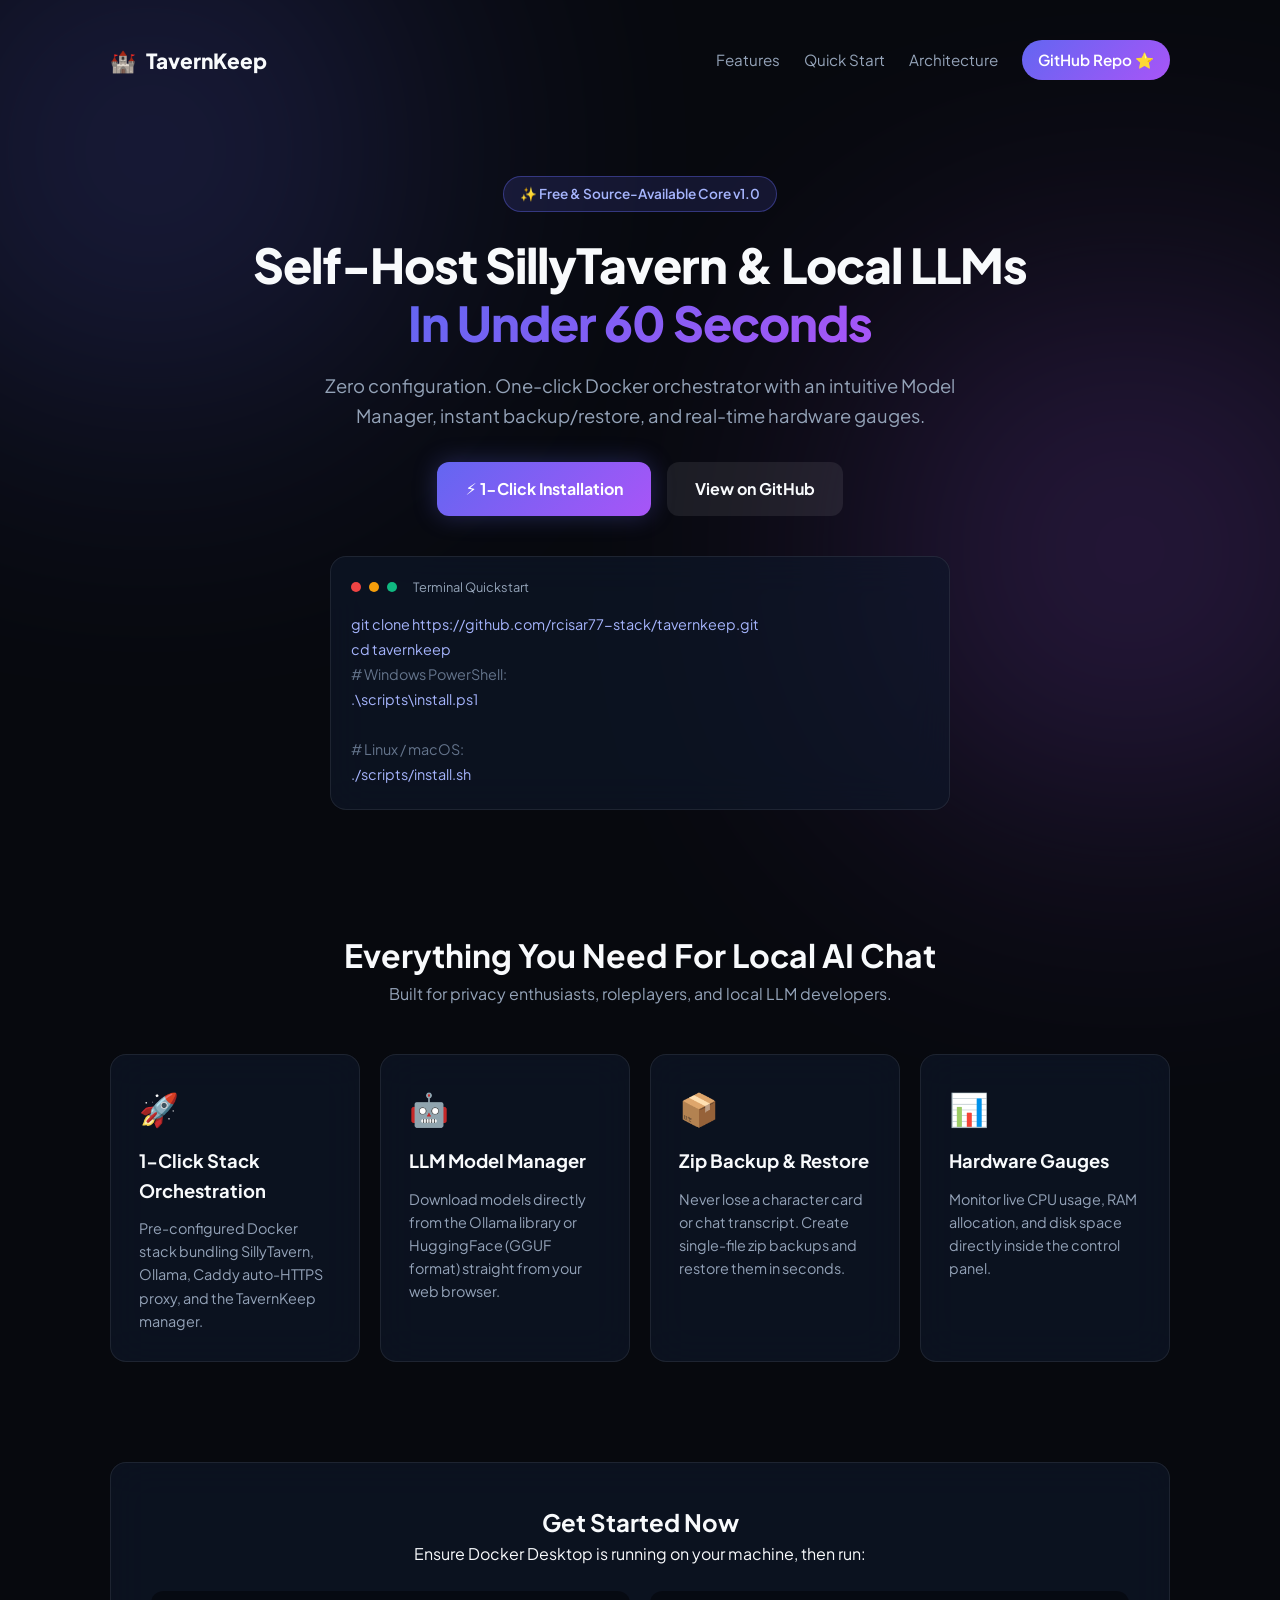
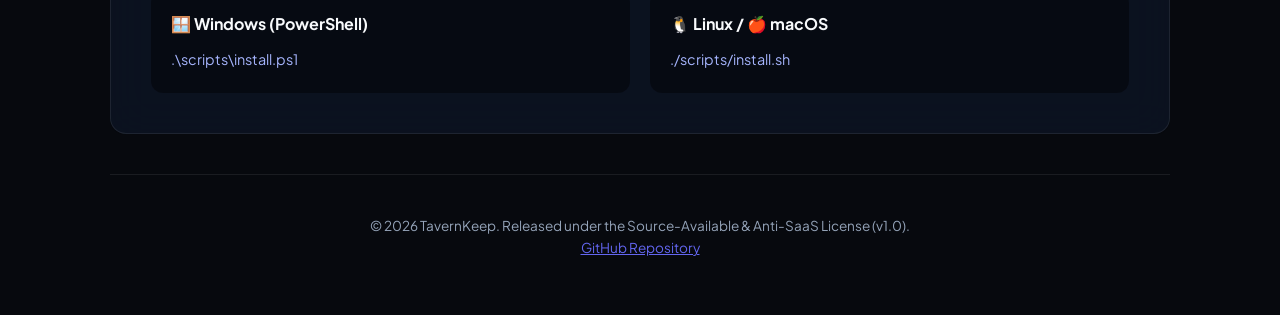
<file: docs/index.html>
<!DOCTYPE html>
<html lang="en">
<head>
    <meta charset="UTF-8">
    <meta name="viewport" content="width=device-width, initial-scale=1.0">
    <title>TavernKeep — Self-Hosted SillyTavern & Local LLM Stack</title>
    <meta name="description" content="1-Click self-hosted launcher, Docker stack & glassmorphic control panel for SillyTavern and Ollama LLMs.">
    <link rel="preconnect" href="https://fonts.googleapis.com">
    <link rel="preconnect" href="https://fonts.gstatic.com" crossorigin>
    <link href="https://fonts.googleapis.com/css2?family=Plus+Jakarta+Sans:wght@300;400;600;700;800&display=swap" rel="stylesheet">
    <link rel="stylesheet" href="style.css">
</head>
<body>
    <!-- Background glow effects -->
    <div class="ambient-glow glow-1"></div>
    <div class="ambient-glow glow-2"></div>

    <div class="site-wrapper">
        <!-- Navigation -->
        <nav class="nav">
            <div class="nav-brand">
                <span class="logo">🏰</span>
                <span class="brand-name">TavernKeep</span>
            </div>
            <div class="nav-links">
                <a href="#features">Features</a>
                <a href="#quickstart">Quick Start</a>
                <a href="#architecture">Architecture</a>
                <a href="https://github.com/rcisar77-stack/tavernkeep" target="_blank" class="github-btn">
                    <span>GitHub Repo</span> ⭐
                </a>
            </div>
        </nav>

        <!-- Hero Section -->
        <section class="hero">
            <div class="badge-pill">✨ Free & Source-Available Core v1.0</div>
            <h1 class="hero-title">
                Self-Host SillyTavern & Local LLMs <br>
                <span class="gradient-text">In Under 60 Seconds</span>
            </h1>
            <p class="hero-subtitle">
                Zero configuration. One-click Docker orchestrator with an intuitive Model Manager, instant backup/restore, and real-time hardware gauges.
            </p>

            <div class="hero-actions">
                <a href="#quickstart" class="btn btn-primary">⚡ 1-Click Installation</a>
                <a href="https://github.com/rcisar77-stack/tavernkeep" target="_blank" class="btn btn-secondary">View on GitHub</a>
            </div>

            <!-- Terminal Snippet Preview -->
            <div class="hero-code-block glass">
                <div class="code-header">
                    <span class="dot red"></span>
                    <span class="dot yellow"></span>
                    <span class="dot green"></span>
                    <span class="code-title">Terminal Quickstart</span>
                </div>
                <pre><code>git clone https://github.com/rcisar77-stack/tavernkeep.git
cd tavernkeep
<span class="comment"># Windows PowerShell:</span>
.\scripts\install.ps1

<span class="comment"># Linux / macOS:</span>
./scripts/install.sh</code></pre>
            </div>
        </section>

        <!-- Feature Grid -->
        <section id="features" class="features-section">
            <div class="section-title-wrap">
                <h2>Everything You Need For Local AI Chat</h2>
                <p>Built for privacy enthusiasts, roleplayers, and local LLM developers.</p>
            </div>

            <div class="features-grid">
                <div class="feature-card glass">
                    <div class="feature-icon">🚀</div>
                    <h3>1-Click Stack Orchestration</h3>
                    <p>Pre-configured Docker stack bundling SillyTavern, Ollama, Caddy auto-HTTPS proxy, and the TavernKeep manager.</p>
                </div>

                <div class="feature-card glass">
                    <div class="feature-icon">🤖</div>
                    <h3>LLM Model Manager</h3>
                    <p>Download models directly from the Ollama library or HuggingFace (GGUF format) straight from your web browser.</p>
                </div>

                <div class="feature-card glass">
                    <div class="feature-icon">📦</div>
                    <h3>Zip Backup & Restore</h3>
                    <p>Never lose a character card or chat transcript. Create single-file zip backups and restore them in seconds.</p>
                </div>

                <div class="feature-card glass">
                    <div class="feature-icon">📊</div>
                    <h3>Hardware Gauges</h3>
                    <p>Monitor live CPU usage, RAM allocation, and disk space directly inside the control panel.</p>
                </div>
            </div>
        </section>

        <!-- Quick Start Section -->
        <section id="quickstart" class="quickstart-section glass">
            <h2>Get Started Now</h2>
            <p>Ensure Docker Desktop is running on your machine, then run:</p>

            <div class="os-tabs">
                <div class="os-card">
                    <h4>🪟 Windows (PowerShell)</h4>
                    <pre><code>.\scripts\install.ps1</code></pre>
                </div>
                <div class="os-card">
                    <h4>🐧 Linux / 🍎 macOS</h4>
                    <pre><code>./scripts/install.sh</code></pre>
                </div>
            </div>
        </section>

        <!-- Footer -->
        <footer class="footer">
            <p>© 2026 TavernKeep. Released under the Source-Available & Anti-SaaS License (v1.0).</p>
            <p><a href="https://github.com/rcisar77-stack/tavernkeep">GitHub Repository</a></p>
        </footer>
    </div>
</body>
</html>
</file>
<file: docs/style.css>
:root {
    --bg-dark: #07090e;
    --text-primary: #f8fafc;
    --text-secondary: #94a3b8;
    --accent-indigo: #6366f1;
    --accent-purple: #a855f7;
    --gradient-primary: linear-gradient(135deg, #6366f1 0%, #a855f7 100%);
    --glass-bg: rgba(15, 23, 42, 0.65);
    --glass-border: rgba(255, 255, 255, 0.08);
}

* {
    box-sizing: border-box;
    margin: 0;
    padding: 0;
    font-family: 'Plus Jakarta Sans', system-ui, -apple-system, sans-serif;
}

body {
    background-color: var(--bg-dark);
    color: var(--text-primary);
    line-height: 1.6;
    overflow-x: hidden;
}

.ambient-glow {
    position: absolute;
    width: 500px;
    height: 500px;
    border-radius: 50%;
    filter: blur(140px);
    z-index: 0;
    pointer-events: none;
    opacity: 0.25;
}

.glow-1 { top: -100px; left: -100px; background: #6366f1; }
.glow-2 { top: 300px; right: -100px; background: #a855f7; }

.site-wrapper {
    max-width: 1100px;
    margin: 0 auto;
    padding: 24px 20px;
    position: relative;
    z-index: 1;
}

/* Nav */
.nav {
    display: flex;
    justify-content: space-between;
    align-items: center;
    padding: 16px 0;
}

.nav-brand {
    display: flex;
    align-items: center;
    gap: 10px;
    font-size: 1.3rem;
    font-weight: 800;
}

.nav-links {
    display: flex;
    gap: 24px;
    align-items: center;
}

.nav-links a {
    color: var(--text-secondary);
    text-decoration: none;
    font-size: 0.95rem;
    transition: color 0.2s;
}

.nav-links a:hover { color: var(--text-primary); }

.github-btn {
    background: var(--gradient-primary);
    color: white !important;
    padding: 8px 16px;
    border-radius: 20px;
    font-weight: 600;
}

/* Glassmorphism */
.glass {
    background: var(--glass-bg);
    backdrop-filter: blur(20px);
    border: 1px solid var(--glass-border);
    border-radius: 16px;
}

/* Hero */
.hero {
    text-align: center;
    padding: 80px 20px 60px;
    display: flex;
    flex-direction: column;
    align-items: center;
}

.badge-pill {
    background: rgba(99, 102, 241, 0.15);
    border: 1px solid rgba(99, 102, 241, 0.4);
    color: #a5b4fc;
    padding: 6px 16px;
    border-radius: 20px;
    font-size: 0.85rem;
    font-weight: 600;
    margin-bottom: 24px;
}

.hero-title {
    font-size: 3rem;
    font-weight: 800;
    letter-spacing: -1px;
    line-height: 1.2;
    margin-bottom: 20px;
}

.gradient-text {
    background: var(--gradient-primary);
    -webkit-background-clip: text;
    -webkit-text-fill-color: transparent;
}

.hero-subtitle {
    font-size: 1.15rem;
    color: var(--text-secondary);
    max-width: 650px;
    margin-bottom: 32px;
}

.hero-actions {
    display: flex;
    gap: 16px;
    margin-bottom: 40px;
}

.btn {
    padding: 14px 28px;
    border-radius: 12px;
    font-weight: 700;
    text-decoration: none;
    font-size: 1rem;
    transition: transform 0.2s, filter 0.2s;
}

.btn-primary {
    background: var(--gradient-primary);
    color: white;
    box-shadow: 0 0 24px rgba(99, 102, 241, 0.3);
}

.btn-primary:hover {
    transform: translateY(-2px);
    filter: brightness(1.1);
}

.btn-secondary {
    background: rgba(255, 255, 255, 0.08);
    color: var(--text-primary);
}

/* Code Preview */
.hero-code-block {
    width: 100%;
    max-width: 620px;
    text-align: left;
    padding: 20px;
}

.code-header {
    display: flex;
    align-items: center;
    gap: 8px;
    margin-bottom: 16px;
}

.dot { width: 10px; height: 10px; border-radius: 50%; }
.dot.red { background: #ef4444; }
.dot.yellow { background: #f59e0b; }
.dot.green { background: #10b981; }

.code-title {
    font-size: 0.8rem;
    color: var(--text-secondary);
    margin-left: 8px;
}

pre {
    font-family: monospace;
    font-size: 0.9rem;
    color: #a5b4fc;
    line-height: 1.6;
}

.comment { color: #64748b; }

/* Features */
.features-section {
    padding: 60px 0;
}

.section-title-wrap {
    text-align: center;
    margin-bottom: 48px;
}

.section-title-wrap h2 {
    font-size: 2rem;
    font-weight: 700;
}

.section-title-wrap p {
    color: var(--text-secondary);
}

.features-grid {
    display: grid;
    grid-template-columns: repeat(auto-fit, minmax(240px, 1fr));
    gap: 20px;
}

.feature-card {
    padding: 28px;
    display: flex;
    flex-direction: column;
    gap: 12px;
}

.feature-icon {
    font-size: 2rem;
}

.feature-card h3 {
    font-size: 1.15rem;
}

.feature-card p {
    font-size: 0.9rem;
    color: var(--text-secondary);
}

/* Quick Start */
.quickstart-section {
    padding: 40px;
    margin: 40px 0;
    text-align: center;
}

.os-tabs {
    display: grid;
    grid-template-columns: repeat(auto-fit, minmax(280px, 1fr));
    gap: 20px;
    margin-top: 24px;
    text-align: left;
}

.os-card {
    background: rgba(0, 0, 0, 0.4);
    padding: 20px;
    border-radius: 12px;
}

.os-card h4 {
    margin-bottom: 12px;
}

/* Footer */
.footer {
    text-align: center;
    padding: 40px 0;
    color: var(--text-secondary);
    font-size: 0.85rem;
    border-top: 1px solid var(--glass-border);
}

.footer a { color: var(--accent-indigo); }
</file>
